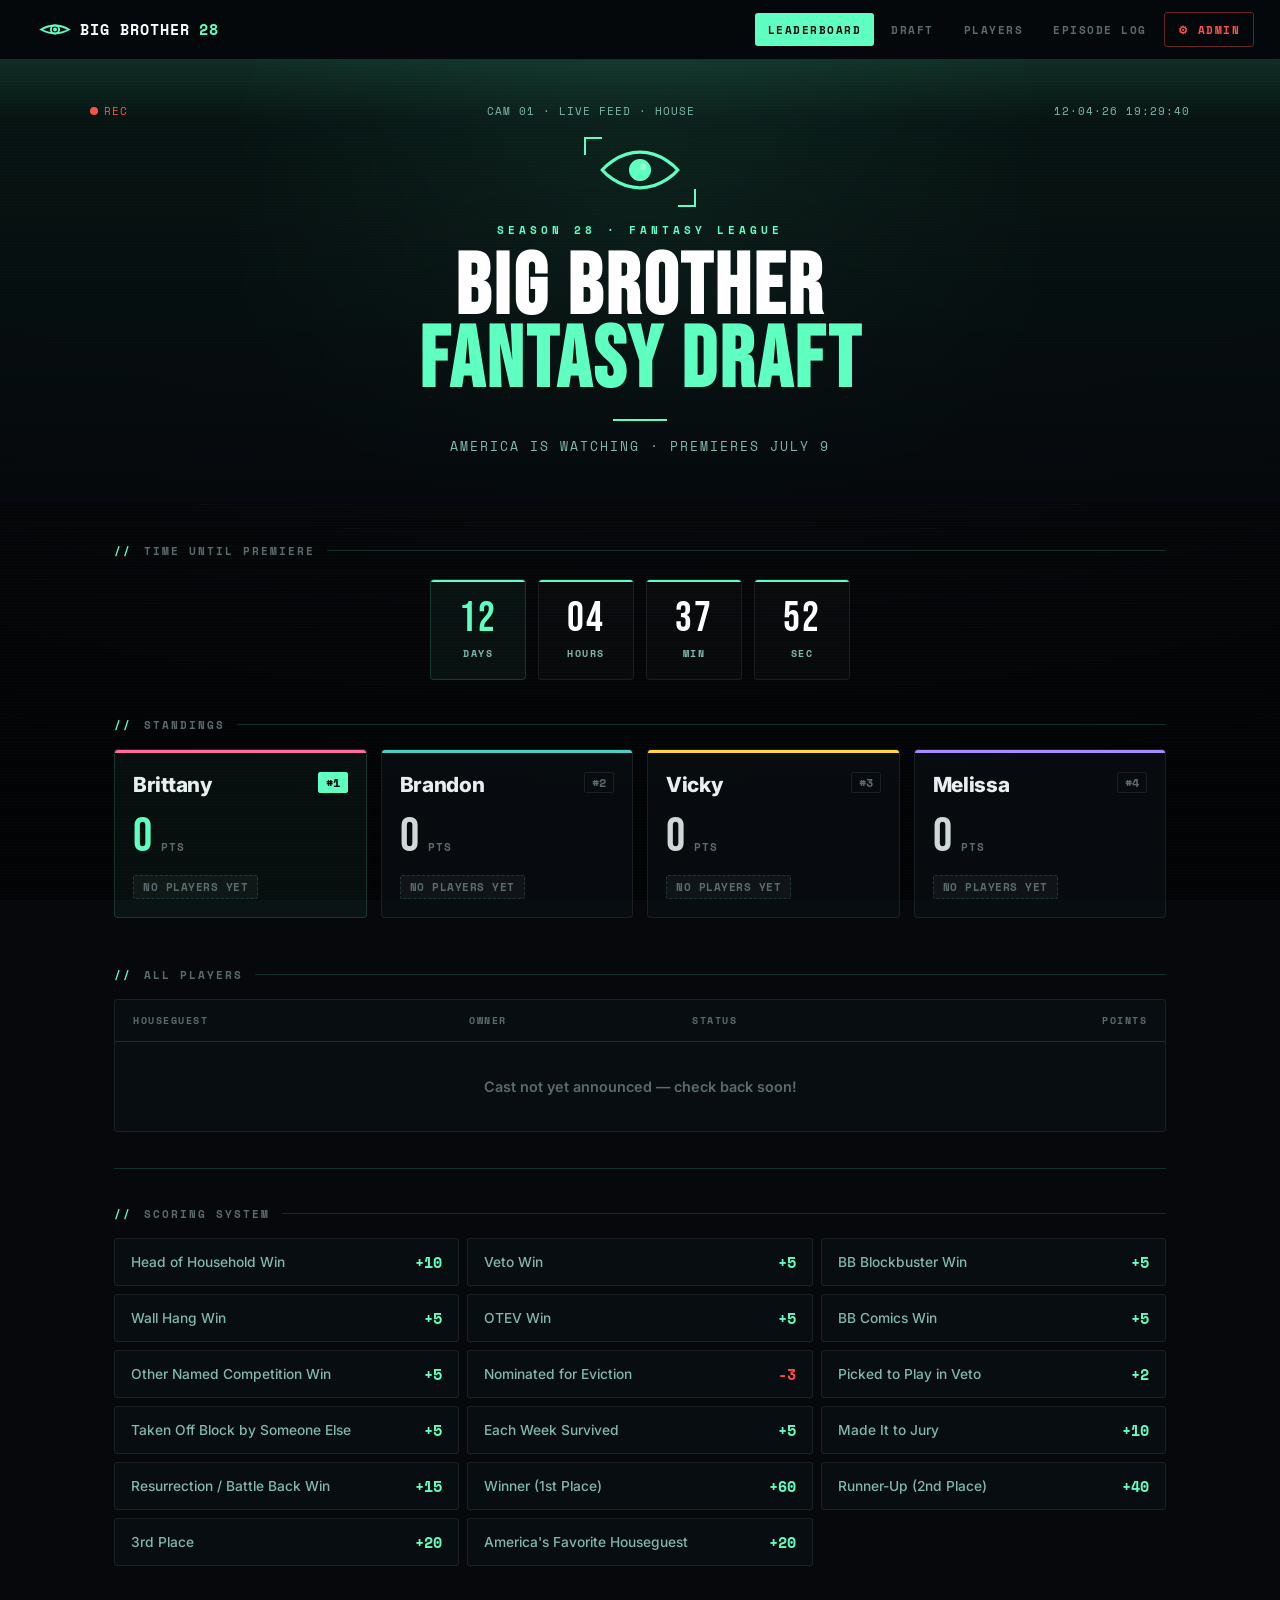
<file: design-extract/bb28-theme/index.html>
<!DOCTYPE html>
<html lang="en">
<head>
  <meta charset="UTF-8">
  <meta name="viewport" content="width=device-width, initial-scale=1.0">
  <title>BB28 — Live Feed theme preview</title>
  <link rel="stylesheet" href="style.css">
</head>
<body>
  <nav>
    <a class="nav-logo" href="#">BIG BROTHER<span style="color:#5fffc2"> 28</span></a>
    <a href="#" class="active">Leaderboard</a>
    <a href="#">Draft</a>
    <a href="#">Players</a>
    <a href="#">Episode Log</a>
    <a href="#" class="admin-link">⚙ Admin</a>
  </nav>

  <div class="hero">
    <div class="hero-hud">
      <span class="rec"><i></i>REC</span>
      <span>CAM 01 · LIVE FEED · HOUSE</span>
      <span id="hud-clock">07·09·26  20:00:14</span>
    </div>
    <div class="bb-eye">
      <svg viewBox="0 0 80 46" fill="none" xmlns="http://www.w3.org/2000/svg">
        <path d="M4 23C4 23 18 6 40 6C62 6 76 23 76 23C76 23 62 40 40 40C18 40 4 23 4 23Z" stroke="url(#eyeGrad)" stroke-width="3" fill="none"/>
        <circle cx="40" cy="23" r="10" fill="url(#eyeGrad)"/>
        <circle cx="43" cy="20" r="3" fill="rgba(255,255,255,0.35)"/>
        <defs><linearGradient id="eyeGrad" x1="4" y1="23" x2="76" y2="23" gradientUnits="userSpaceOnUse"><stop offset="0%" stop-color="#0077cc"/><stop offset="50%" stop-color="#00aaee"/><stop offset="100%" stop-color="#55ddff"/></linearGradient></defs>
      </svg>
    </div>
    <span class="hero-eyebrow">Season 28 · Fantasy League</span>
    <h1 class="hero-title"><span class="bb">Big Brother</span><br><span class="fantasy">Fantasy Draft</span></h1>
    <div class="hero-divider"></div>
    <p class="hero-sub">America Is Watching · Premieres July 9</p>
  </div>

  <main class="inner">
    <p class="section-label" style="justify-content:center;">Time Until Premiere</p>
    <div class="countdown">
      <div class="countdown-unit"><div class="countdown-num">12</div><div class="countdown-label">Days</div></div>
      <div class="countdown-unit"><div class="countdown-num">04</div><div class="countdown-label">Hours</div></div>
      <div class="countdown-unit"><div class="countdown-num">37</div><div class="countdown-label">Min</div></div>
      <div class="countdown-unit"><div class="countdown-num">52</div><div class="countdown-label">Sec</div></div>
    </div>

    <div class="section-label">Standings</div>
    <div class="owner-grid">
      <div class="owner-card rank-1" style="--owner-color:#ff6b9d">
        <div class="owner-card-top"><div><div class="owner-name">Brittany</div></div><div class="owner-rank-badge">#1</div></div>
        <div class="owner-score">0<span> pts</span></div>
        <div class="owner-players"><span class="player-pill">No players yet</span></div>
      </div>
      <div class="owner-card rank-2" style="--owner-color:#4ecdc4">
        <div class="owner-card-top"><div><div class="owner-name">Brandon</div></div><div class="owner-rank-badge">#2</div></div>
        <div class="owner-score">0<span> pts</span></div>
        <div class="owner-players"><span class="player-pill">No players yet</span></div>
      </div>
      <div class="owner-card rank-3" style="--owner-color:#ffd93d">
        <div class="owner-card-top"><div><div class="owner-name">Vicky</div></div><div class="owner-rank-badge">#3</div></div>
        <div class="owner-score">0<span> pts</span></div>
        <div class="owner-players"><span class="player-pill">No players yet</span></div>
      </div>
      <div class="owner-card rank-4" style="--owner-color:#a78bfa">
        <div class="owner-card-top"><div><div class="owner-name">Melissa</div></div><div class="owner-rank-badge">#4</div></div>
        <div class="owner-score">0<span> pts</span></div>
        <div class="owner-players"><span class="player-pill">No players yet</span></div>
      </div>
    </div>

    <div class="section-label">All Players</div>
    <div class="card hg-table-wrap" style="padding:0;">
      <table>
        <thead><tr><th>Houseguest</th><th>Owner</th><th>Status</th><th style="text-align:right">Points</th></tr></thead>
        <tbody>
          <tr><td colspan="4" style="text-align:center;padding:36px;color:var(--muted);font-weight:600;">Cast not yet announced — check back soon!</td></tr>
        </tbody>
      </table>
    </div>

    <div class="divider"></div>

    <div class="section-label">Scoring System</div>
    <div class="scoring-grid">
      <div class="scoring-row"><span class="scoring-label">Head of Household Win</span><span class="scoring-pts pts-pos">+10</span></div>
      <div class="scoring-row"><span class="scoring-label">Veto Win</span><span class="scoring-pts pts-pos">+5</span></div>
      <div class="scoring-row"><span class="scoring-label">BB Blockbuster Win</span><span class="scoring-pts pts-pos">+5</span></div>
      <div class="scoring-row"><span class="scoring-label">Wall Hang Win</span><span class="scoring-pts pts-pos">+5</span></div>
      <div class="scoring-row"><span class="scoring-label">OTEV Win</span><span class="scoring-pts pts-pos">+5</span></div>
      <div class="scoring-row"><span class="scoring-label">BB Comics Win</span><span class="scoring-pts pts-pos">+5</span></div>
      <div class="scoring-row"><span class="scoring-label">Other Named Competition Win</span><span class="scoring-pts pts-pos">+5</span></div>
      <div class="scoring-row"><span class="scoring-label">Nominated for Eviction</span><span class="scoring-pts pts-neg">-3</span></div>
      <div class="scoring-row"><span class="scoring-label">Picked to Play in Veto</span><span class="scoring-pts pts-pos">+2</span></div>
      <div class="scoring-row"><span class="scoring-label">Taken Off Block by Someone Else</span><span class="scoring-pts pts-pos">+5</span></div>
      <div class="scoring-row"><span class="scoring-label">Each Week Survived</span><span class="scoring-pts pts-pos">+5</span></div>
      <div class="scoring-row"><span class="scoring-label">Made It to Jury</span><span class="scoring-pts pts-pos">+10</span></div>
      <div class="scoring-row"><span class="scoring-label">Resurrection / Battle Back Win</span><span class="scoring-pts pts-pos">+15</span></div>
      <div class="scoring-row"><span class="scoring-label">Winner (1st Place)</span><span class="scoring-pts pts-pos">+60</span></div>
      <div class="scoring-row"><span class="scoring-label">Runner-Up (2nd Place)</span><span class="scoring-pts pts-pos">+40</span></div>
      <div class="scoring-row"><span class="scoring-label">3rd Place</span><span class="scoring-pts pts-pos">+20</span></div>
      <div class="scoring-row"><span class="scoring-label">America's Favorite Houseguest</span><span class="scoring-pts pts-pos">+20</span></div>
    </div>
  </main>

  <script>
    setInterval(() => {
      const el = document.getElementById('hud-clock');
      if (!el) return;
      const d = new Date(), p = n => String(n).padStart(2,'0');
      el.textContent = `${p(d.getMonth()+1)}·${p(d.getDate())}·${String(d.getFullYear()).slice(2)}  ${p(d.getHours())}:${p(d.getMinutes())}:${p(d.getSeconds())}`;
    }, 1000);
  </script>
</body>
</html>
</file>
<file: design-extract/bb28-theme/style.css>
@import url('https://fonts.googleapis.com/css2?family=Bebas+Neue&family=Inter:wght@400;500;600;700;800;900&family=Space+Mono:wght@400;700&display=swap');

/* ════════════════════════════════════════════════════════════════
   BB28 FANTASY LEAGUE — "LIVE FEED" SURVEILLANCE THEME
   Drop-in replacement for style.css. Uses your existing class names,
   so index.html / app.js need no changes. Optional surveillance
   flourishes (HUD bar, corner brackets) are noted in the README.
   ════════════════════════════════════════════════════════════════ */

:root {
  --bg:       #06080b;
  --bg2:      #0a0e14;
  --surface:  rgba(10,16,20,0.72);
  --surface2: rgba(16,24,28,0.85);
  --surface3: rgba(20,30,34,0.92);
  --border:   rgba(95,255,194,0.16);
  --border-lt:rgba(255,255,255,0.08);

  --mint:     #5fffc2;   /* primary signal green */
  --mint-dim: #7fb9ad;   /* secondary mint text */
  --teal:     #4ecdc4;
  --rec:      #ff5147;   /* REC red / negatives */
  --gold:     #ffd93d;   /* winner / 1st place */
  --violet:   #a78bfa;

  --text:     #e9eef0;
  --muted:    #5a6b6e;

  --radius:   4px;
  --nav-h:    60px;

  --mono:  'Space Mono', ui-monospace, monospace;
  --disp:  'Bebas Neue', sans-serif;
  --grad:  linear-gradient(135deg, #34d99e 0%, #5fffc2 55%, #a9ffe0 100%);
}

* { box-sizing: border-box; margin: 0; padding: 0; }

body {
  font-family: 'Inter', system-ui, sans-serif;
  color: var(--text);
  min-height: 100vh;
  padding-top: var(--nav-h);
  background-color: var(--bg);
  position: relative;
}

/* Global scanline + vignette overlays (no markup needed) */
body::before {
  content: '';
  position: fixed; inset: 0; z-index: 1; pointer-events: none;
  background-image: repeating-linear-gradient(rgba(255,255,255,0.022) 0 1px, transparent 1px 3px);
}
body::after {
  content: '';
  position: fixed; inset: 0; z-index: 1; pointer-events: none;
  background: radial-gradient(130% 90% at 50% 0%, transparent 55%, rgba(0,0,0,0.55) 100%);
}
/* keep real content above the overlays */
nav, .hero, main, footer { position: relative; z-index: 5; }

@keyframes bb-blink { 0%,49%{opacity:1} 50%,100%{opacity:0.18} }
@keyframes bb-scan  { 0%{transform:translateY(-20px)} 100%{transform:translateY(620px)} }
@keyframes bb-glow  {
  0%,100% { filter: drop-shadow(0 0 5px rgba(95,255,194,0.5)) drop-shadow(0 0 16px rgba(95,255,194,0.35)); }
  50%     { filter: drop-shadow(0 0 9px rgba(95,255,194,0.7)) drop-shadow(0 0 30px rgba(95,255,194,0.5)); }
}
@keyframes bb-flicker { 0%,100%{opacity:1} 92%{opacity:1} 93%{opacity:0.55} 95%{opacity:1} }

/* ── NAV ── */
nav {
  position: fixed;
  top: 0; left: 0; right: 0;
  height: var(--nav-h);
  background: rgba(6,9,13,0.92);
  backdrop-filter: blur(14px);
  -webkit-backdrop-filter: blur(14px);
  border-bottom: 1px solid var(--border);
  display: flex;
  align-items: center;
  padding: 0 26px;
  gap: 4px;
  z-index: 100;
}

.nav-logo {
  font-family: var(--mono);
  font-weight: 700;
  font-size: 0.95rem;
  letter-spacing: 1px;
  color: #fff;
  text-decoration: none;
  margin-right: auto;
  line-height: 1;
  display: flex;
  align-items: center;
  gap: 9px;
}
/* inline eye before the wordmark */
.nav-logo::before {
  content: '';
  width: 32px; height: 19px;
  background: var(--mint);
  -webkit-mask: url("data:image/svg+xml,%3Csvg xmlns='http://www.w3.org/2000/svg' viewBox='0 0 100 60'%3E%3Cpath d='M6 30 Q50 5 94 30 Q50 55 6 30 Z' fill='none' stroke='black' stroke-width='6'/%3E%3Ccircle cx='50' cy='30' r='13' fill='none' stroke='black' stroke-width='6'/%3E%3Ccircle cx='50' cy='30' r='6' fill='black'/%3E%3C/svg%3E") center/contain no-repeat;
  mask: url("data:image/svg+xml,%3Csvg xmlns='http://www.w3.org/2000/svg' viewBox='0 0 100 60'%3E%3Cpath d='M6 30 Q50 5 94 30 Q50 55 6 30 Z' fill='none' stroke='black' stroke-width='6'/%3E%3Ccircle cx='50' cy='30' r='13' fill='none' stroke='black' stroke-width='6'/%3E%3Ccircle cx='50' cy='30' r='6' fill='black'/%3E%3C/svg%3E") center/contain no-repeat;
  animation: bb-glow 3.4s ease-in-out infinite;
}
/* turn the season number mint — wrap "28" in a span if you want, else it stays white */

nav a {
  color: var(--muted);
  text-decoration: none;
  font-family: var(--mono);
  font-size: 0.7rem;
  font-weight: 700;
  padding: 8px 13px;
  border-radius: 3px;
  transition: all 0.18s;
  text-transform: uppercase;
  letter-spacing: 1.5px;
}

nav a:hover { color: var(--text); }

nav a.active {
  color: var(--bg);
  background: var(--mint);
}

nav a.admin-link {
  color: var(--rec);
  border: 1px solid rgba(255,81,71,0.4);
}
nav a.admin-link:hover { background: rgba(255,81,71,0.12); color: var(--rec); }

/* ── HERO ── */
.hero {
  position: relative;
  overflow: hidden;
  padding: 42px 28px 46px;
  text-align: center;
  background:
    linear-gradient(rgba(8,40,30,0.42), rgba(6,9,13,0.96)),
    radial-gradient(circle at 50% 36%, rgba(95,255,194,0.14), transparent 60%);
}
/* optional cam-feed photo behind the hero — add the image back if you like:
   .hero { background-image: linear-gradient(...), url('pool-bg.jpg'); background-size: cover; }
   and add: filter via the ::before below */
.hero::before {
  content: '';
  position: absolute; left: 0; right: 0; top: 0; height: 60px;
  background: linear-gradient(rgba(95,255,194,0.10), transparent);
  animation: bb-scan 6s linear infinite;
  pointer-events: none;
}
.hero > * { position: relative; z-index: 1; }

/* optional HUD bar (REC · CAM · timestamp) — see README */
.hero-hud {
  max-width: 1100px;
  margin: 0 auto 26px;
  display: flex;
  justify-content: space-between;
  align-items: center;
  font-family: var(--mono);
  font-size: 0.7rem;
  letter-spacing: 1px;
  color: var(--mint-dim);
}
.hero-hud .rec { color: var(--rec); display: flex; align-items: center; gap: 6px; }
.hero-hud .rec i {
  width: 8px; height: 8px; border-radius: 50%;
  background: var(--rec); display: inline-block;
  animation: bb-blink 1.4s infinite;
}

.hero-eyebrow {
  font-family: var(--mono);
  font-size: 0.7rem;
  font-weight: 700;
  letter-spacing: 4px;
  text-transform: uppercase;
  color: var(--mint);
  margin-bottom: 14px;
  display: block;
}

.hero-title {
  font-family: var(--disp);
  font-size: clamp(2.6rem, 7vw, 5.4rem);
  letter-spacing: 3px;
  line-height: 0.84;
  margin-bottom: 0;
}
.hero-title .bb { color: #fff; }
.hero-title .fantasy {
  color: var(--mint);
  animation: bb-flicker 5s infinite;
}

.hero-divider {
  width: 54px;
  height: 2px;
  background: var(--mint);
  margin: 22px auto 16px;
  border-radius: 0;
}

.hero-sub {
  font-family: var(--mono);
  color: var(--mint-dim);
  font-size: 0.8rem;
  font-weight: 400;
  letter-spacing: 2px;
  text-transform: uppercase;
}

/* ── EYE LOGO (hero) ── */
.bb-eye { display: inline-block; margin-bottom: 22px; position: relative; }
.bb-eye svg {
  width: 84px;
  height: 50px;
  animation: bb-glow 3.5s ease-in-out infinite;
}
/* recolor the old gradient eye to mint without touching the SVG markup */
.bb-eye svg path[stroke^="url"],
.bb-eye svg circle[fill^="url"] { stroke: var(--mint) !important; }
.bb-eye svg circle[fill^="url"] { fill: var(--mint) !important; }
/* corner brackets around the hero eye */
.bb-eye::before, .bb-eye::after {
  content: ''; position: absolute; width: 16px; height: 16px; pointer-events: none;
}
.bb-eye::before { top: -8px; left: -14px; border-top: 2px solid var(--mint); border-left: 2px solid var(--mint); }
.bb-eye::after  { bottom: -8px; right: -14px; border-bottom: 2px solid var(--mint); border-right: 2px solid var(--mint); }

/* ── LAYOUT ── */
main.inner { max-width: 1100px; margin: 0 auto; padding: 40px 24px; }

.page-title {
  font-family: var(--disp);
  font-size: 2.8rem;
  letter-spacing: 2px;
  margin-bottom: 6px;
}
.page-subtitle {
  font-family: var(--mono);
  color: var(--muted);
  font-size: 0.78rem;
  letter-spacing: 1px;
  text-transform: uppercase;
  margin-bottom: 32px;
}

.section-label {
  font-family: var(--mono);
  font-size: 0.7rem;
  font-weight: 700;
  text-transform: uppercase;
  letter-spacing: 2px;
  color: var(--muted);
  margin-bottom: 16px;
  display: flex;
  align-items: center;
  gap: 12px;
}
.section-label::before { content: '// '; color: var(--mint); }
.section-label::after {
  content: '';
  flex: 1;
  height: 1px;
  background: var(--border);
}

/* ── OWNER CARDS ── */
.owner-grid {
  display: grid;
  grid-template-columns: repeat(auto-fill, minmax(230px, 1fr));
  gap: 14px;
  margin-bottom: 48px;
}

.owner-card {
  background: var(--surface);
  border: 1px solid var(--border-lt);
  border-radius: var(--radius);
  padding: 22px 18px 18px;
  position: relative;
  overflow: hidden;
  transition: transform 0.18s, box-shadow 0.18s, border-color 0.18s;
}
.owner-card:hover {
  transform: translateY(-3px);
  border-color: var(--border);
  box-shadow: 0 10px 34px rgba(0,0,0,0.5);
}

.owner-card.rank-1 {
  background: rgba(95,255,194,0.05);
  border-color: var(--border);
}

.owner-card::before {
  content: '';
  position: absolute;
  top: 0; left: 0; right: 0;
  height: 3px;
  background: var(--owner-color, var(--mint));
}

.owner-card-top {
  display: flex;
  align-items: flex-start;
  justify-content: space-between;
  margin-bottom: 14px;
}

.owner-rank-badge {
  font-family: var(--mono);
  font-size: 0.72rem;
  font-weight: 700;
  line-height: 1;
  color: var(--muted);
  border: 1px solid var(--border-lt);
  padding: 4px 7px;
  border-radius: 2px;
}
.rank-1 .owner-rank-badge { color: var(--bg); background: var(--mint); border-color: var(--mint); }

.owner-name {
  font-size: 1.3rem;
  font-weight: 800;
  letter-spacing: -0.3px;
  margin-bottom: 2px;
}

.owner-score {
  font-family: var(--disp);
  font-size: 3rem;
  letter-spacing: 1px;
  color: var(--mint);
  line-height: 1;
  margin-bottom: 14px;
}
.rank-2 .owner-score, .rank-3 .owner-score, .rank-4 .owner-score { color: #cfd8d6; }
.owner-score span {
  font-family: var(--mono);
  font-size: 0.7rem;
  font-weight: 700;
  letter-spacing: 1px;
  color: var(--muted);
  text-transform: uppercase;
}

.owner-players { display: flex; flex-wrap: wrap; gap: 5px; }

.player-pill {
  font-family: var(--mono);
  font-size: 0.66rem;
  font-weight: 700;
  padding: 3px 9px;
  border-radius: 2px;
  background: rgba(255,255,255,0.04);
  color: var(--mint-dim);
  border: 1px solid var(--border);
  white-space: nowrap;
  letter-spacing: 0.5px;
}
/* the "No players yet" pill reads as awaiting-signal */
.owner-players .player-pill:only-child { color: var(--muted); border-style: dashed; text-transform: uppercase; }
.player-pill.evicted { text-decoration: line-through; opacity: 0.35; }

/* ── TABLE ── */
.hg-table-wrap { overflow-x: auto; }

table { width: 100%; border-collapse: collapse; font-size: 0.9rem; }

th {
  text-align: left;
  padding: 13px 18px;
  color: var(--muted);
  font-family: var(--mono);
  font-size: 0.62rem;
  text-transform: uppercase;
  letter-spacing: 1.5px;
  border-bottom: 1px solid var(--border);
  font-weight: 700;
}

td { padding: 14px 18px; border-bottom: 1px solid rgba(95,255,194,0.06); }
tr:last-child td { border-bottom: none; }
tr:hover td { background: rgba(95,255,194,0.03); }

.owner-dot {
  display: inline-block;
  width: 8px; height: 8px;
  border-radius: 50%;
  margin-right: 7px;
  flex-shrink: 0;
}

.status-badge {
  font-family: var(--mono);
  font-size: 0.6rem;
  font-weight: 700;
  padding: 3px 8px;
  border-radius: 2px;
  text-transform: uppercase;
  letter-spacing: 1px;
}
.status-active  { background: rgba(95,255,194,0.12); color: var(--mint); }
.status-evicted { background: rgba(255,81,71,0.12);  color: var(--rec); }
.status-jury    { background: rgba(167,139,250,0.14);color: var(--violet); }
.status-winner  { background: rgba(255,217,61,0.18); color: var(--gold); }

.pts-pos  { color: var(--mint); font-weight: 800; font-family: var(--mono); }
.pts-neg  { color: var(--rec);  font-weight: 800; font-family: var(--mono); }
.pts-zero { color: var(--muted); font-family: var(--mono); }

/* ── PLAYER CARDS ── */
.players-grid {
  display: grid;
  grid-template-columns: repeat(auto-fill, minmax(175px, 1fr));
  gap: 16px;
}

.hg-card {
  background: var(--surface);
  border: 1px solid var(--border-lt);
  border-radius: var(--radius);
  overflow: hidden;
  transition: transform 0.18s, box-shadow 0.18s, border-color 0.18s;
  position: relative;
  cursor: pointer;
}
.hg-card:hover {
  transform: translateY(-4px);
  box-shadow: 0 14px 38px rgba(0,0,0,0.55);
  border-color: var(--border);
}
.hg-card.evicted { opacity: 0.45; }

.hg-photo {
  width: 100%;
  aspect-ratio: 3/4;
  background: var(--surface2);
  display: flex;
  align-items: center;
  justify-content: center;
  font-size: 3.5rem;
  color: var(--muted);
  position: relative;
  overflow: hidden;
}
.hg-photo img { width: 100%; height: 100%; object-fit: cover; filter: grayscale(0.3) contrast(1.05); }
/* corner brackets on each surveillance portrait */
.hg-photo::before, .hg-photo::after {
  content: ''; position: absolute; width: 14px; height: 14px; z-index: 2; pointer-events: none;
}
.hg-photo::before { top: 8px; left: 8px; border-top: 2px solid var(--mint); border-left: 2px solid var(--mint); }
.hg-photo::after  { bottom: 8px; right: 8px; border-bottom: 2px solid var(--mint); border-right: 2px solid var(--mint); }

.hg-owner-bar { height: 3px; }
.hg-info { padding: 14px 12px; }
.hg-name { font-weight: 800; font-size: 0.95rem; margin-bottom: 2px; letter-spacing: -0.2px; }
.hg-meta { font-family: var(--mono); font-size: 0.66rem; color: var(--muted); margin-bottom: 10px; text-transform: uppercase; letter-spacing: 0.5px; }

.hg-points {
  font-family: var(--disp);
  font-size: 1.9rem;
  letter-spacing: 1px;
  color: var(--mint);
  line-height: 1;
}
.hg-points-label { font-family: var(--mono); font-size: 0.62rem; color: var(--muted); font-weight: 700; margin-top: 1px; text-transform: uppercase; letter-spacing: 1px; }
.hg-card .status-badge { position: absolute; top: 8px; right: 8px; z-index: 3; }

/* ── EPISODE LOG ── */
.episode-block {
  background: var(--surface);
  border: 1px solid var(--border-lt);
  border-radius: var(--radius);
  margin-bottom: 12px;
  overflow: hidden;
}
.episode-header {
  padding: 16px 20px;
  display: flex;
  align-items: center;
  gap: 14px;
  cursor: pointer;
  user-select: none;
  transition: background 0.15s;
}
.episode-header:hover { background: var(--surface2); }

.episode-week {
  font-family: var(--mono);
  font-size: 0.72rem;
  font-weight: 700;
  letter-spacing: 1px;
  color: var(--mint);
  background: rgba(95,255,194,0.08);
  border: 1px solid var(--border);
  padding: 5px 12px;
  border-radius: 2px;
  white-space: nowrap;
  text-transform: uppercase;
}
.episode-date { font-family: var(--mono); color: var(--muted); font-size: 0.78rem; letter-spacing: 0.5px; }
.episode-chevron { margin-left: auto; color: var(--muted); transition: transform 0.2s; font-size: 0.8rem; }
.episode-block.open .episode-chevron { transform: rotate(180deg); }

.episode-events { display: none; padding: 0 20px 16px; border-top: 1px solid var(--border); }
.episode-block.open .episode-events { display: block; }

.event-row {
  display: flex;
  align-items: center;
  gap: 12px;
  padding: 10px 0;
  border-bottom: 1px solid rgba(95,255,194,0.05);
  font-size: 0.88rem;
}
.event-row:last-child { border-bottom: none; }

.event-type {
  font-family: var(--mono);
  font-size: 0.6rem;
  font-weight: 700;
  padding: 3px 8px;
  border-radius: 2px;
  text-transform: uppercase;
  letter-spacing: 1px;
  white-space: nowrap;
  background: var(--surface2);
  color: var(--muted);
}
.event-type.hoh          { background: rgba(255,217,61,0.15);  color: var(--gold); }
.event-type.veto         { background: rgba(78,205,196,0.15);  color: var(--teal); }
.event-type.nominated    { background: rgba(255,81,71,0.12);   color: var(--rec); }
.event-type.evicted      { background: rgba(255,81,71,0.18);   color: var(--rec); }
.event-type.resurrection { background: rgba(167,139,250,0.18); color: var(--violet); }
.event-type.jury         { background: rgba(167,139,250,0.15); color: var(--violet); }
.event-type.winner       { background: rgba(255,217,61,0.22);  color: var(--gold); }

.event-name { font-weight: 600; }
.event-owner { color: var(--muted); font-size: 0.8rem; }
.event-pts { margin-left: auto; font-weight: 800; white-space: nowrap; font-size: 0.95rem; font-family: var(--mono); }

/* ── DRAFT ── */
.draft-container { max-width: 820px; margin: 0 auto; }

.draft-status-bar {
  background: var(--surface);
  border: 1px solid var(--border-lt);
  border-radius: var(--radius);
  padding: 20px 24px;
  margin-bottom: 20px;
  display: flex;
  align-items: center;
  gap: 16px;
  flex-wrap: wrap;
}
.draft-turn { font-size: 1.15rem; font-weight: 800; }

.draft-round-badge {
  font-family: var(--mono);
  font-size: 0.66rem;
  font-weight: 700;
  padding: 6px 13px;
  border-radius: 2px;
  background: rgba(95,255,194,0.1);
  border: 1px solid var(--border);
  color: var(--mint);
  text-transform: uppercase;
  letter-spacing: 1px;
}
.draft-progress { margin-left: auto; font-family: var(--mono); color: var(--muted); font-size: 0.78rem; font-weight: 700; letter-spacing: 0.5px; }

.draft-order-row { display: flex; gap: 10px; margin-bottom: 24px; flex-wrap: wrap; }
.draft-order-card {
  flex: 1;
  min-width: 120px;
  background: var(--surface);
  border: 1px solid var(--border-lt);
  border-radius: var(--radius);
  padding: 14px 12px;
  text-align: center;
  transition: all 0.18s;
}
.draft-order-card.current {
  border-color: var(--mint);
  box-shadow: 0 0 18px rgba(95,255,194,0.16);
}
.draft-order-num { font-family: var(--mono); font-size: 0.6rem; color: var(--muted); margin-bottom: 5px; text-transform: uppercase; letter-spacing: 1px; font-weight: 700; }
.draft-order-name { font-weight: 800; font-size: 1rem; }
.draft-picks-count { font-family: var(--mono); font-size: 0.66rem; color: var(--muted); margin-top: 3px; font-weight: 700; }

.available-grid {
  display: grid;
  grid-template-columns: repeat(auto-fill, minmax(140px, 1fr));
  gap: 12px;
}

.draft-hg-card {
  background: var(--surface);
  border: 1px solid var(--border-lt);
  border-radius: var(--radius);
  padding: 16px 12px;
  text-align: center;
  cursor: pointer;
  transition: all 0.15s;
}
.draft-hg-card:hover {
  border-color: var(--mint);
  background: var(--surface2);
  transform: translateY(-2px);
  box-shadow: 0 6px 22px rgba(95,255,194,0.14);
}
.draft-hg-card.picked { opacity: 0.28; cursor: default; pointer-events: none; }

.draft-hg-avatar {
  width: 56px; height: 56px;
  border-radius: 50%;
  background: var(--surface2);
  margin: 0 auto 8px;
  display: flex;
  align-items: center;
  justify-content: center;
  font-size: 1.5rem;
  overflow: hidden;
  border: 2px solid var(--border);
}
.draft-hg-avatar img { width: 100%; height: 100%; object-fit: cover; border-radius: 50%; }
.draft-hg-name { font-weight: 800; font-size: 0.88rem; margin-bottom: 2px; }
.draft-hg-meta { font-family: var(--mono); font-size: 0.64rem; color: var(--muted); text-transform: uppercase; letter-spacing: 0.5px; }

.draft-picked-by {
  font-family: var(--mono);
  font-size: 0.62rem;
  font-weight: 700;
  padding: 2px 7px;
  border-radius: 2px;
  margin-top: 6px;
  display: inline-block;
  letter-spacing: 0.3px;
}

/* ── WHEEL ── */
.wheel-section { text-align: center; padding: 32px 0; }
#wheelCanvas, #previewWheelCanvas {
  border-radius: 50%;
  box-shadow: 0 0 60px rgba(95,255,194,0.25), 0 0 120px rgba(95,255,194,0.08);
}
.wheel-pointer { font-size: 2rem; margin-bottom: -10px; display: block; color: var(--mint); }

.spin-btn {
  margin-top: 24px;
  padding: 14px 44px;
  font-family: var(--mono);
  font-size: 0.8rem;
  font-weight: 700;
  text-transform: uppercase;
  letter-spacing: 2px;
  background: var(--mint);
  color: var(--bg);
  border: none;
  border-radius: 3px;
  cursor: pointer;
  transition: opacity 0.2s, transform 0.1s, box-shadow 0.2s;
  box-shadow: 0 0 24px rgba(95,255,194,0.4);
}
.spin-btn:hover { box-shadow: 0 0 34px rgba(95,255,194,0.6); transform: scale(1.03); }
.spin-btn:disabled { opacity: 0.35; cursor: not-allowed; transform: none; box-shadow: none; }

.wheel-result {
  margin-top: 20px;
  font-size: 1.2rem;
  font-weight: 800;
  color: var(--mint);
  min-height: 32px;
  letter-spacing: 0.3px;
}

/* ── ADMIN ── */
.admin-login { max-width: 400px; margin: 80px auto; text-align: center; }
.admin-login h2 { font-family: var(--disp); font-size: 2.2rem; letter-spacing: 2px; margin-bottom: 8px; }
.admin-login p { font-family: var(--mono); color: var(--muted); margin-bottom: 24px; font-size: 0.8rem; letter-spacing: 0.5px; }

.input-group { display: flex; flex-direction: column; gap: 7px; margin-bottom: 14px; text-align: left; }
.input-group label {
  font-family: var(--mono);
  font-size: 0.64rem;
  font-weight: 700;
  color: var(--muted);
  text-transform: uppercase;
  letter-spacing: 1px;
}

input[type="text"], input[type="password"], input[type="number"], input[type="date"], select, textarea {
  background: var(--surface2);
  border: 1px solid var(--border-lt);
  border-radius: 3px;
  color: var(--text);
  font-size: 0.92rem;
  font-family: 'Inter', sans-serif;
  padding: 10px 14px;
  width: 100%;
  outline: none;
  transition: border-color 0.2s, box-shadow 0.2s;
}
input:focus, select:focus, textarea:focus {
  border-color: var(--mint);
  box-shadow: 0 0 0 3px rgba(95,255,194,0.1);
}

.btn {
  padding: 10px 20px;
  border-radius: 3px;
  border: none;
  font-family: var(--mono);
  font-size: 0.72rem;
  font-weight: 700;
  cursor: pointer;
  transition: all 0.15s;
  text-transform: uppercase;
  letter-spacing: 1px;
}
.btn-primary { background: var(--mint); color: var(--bg); box-shadow: 0 0 18px rgba(95,255,194,0.3); }
.btn-primary:hover { box-shadow: 0 0 26px rgba(95,255,194,0.5); transform: translateY(-1px); }
.btn-secondary { background: var(--surface2); color: var(--text); border: 1px solid var(--border-lt); }
.btn-secondary:hover { border-color: var(--border); }
.btn-danger { background: rgba(255,81,71,0.1); color: var(--rec); border: 1px solid rgba(255,81,71,0.25); }
.btn-danger:hover { background: rgba(255,81,71,0.2); }
.btn-sm { padding: 6px 12px; font-size: 0.64rem; }

.admin-section { margin-bottom: 40px; }
.admin-section h3 {
  font-family: var(--disp);
  font-size: 1.2rem;
  letter-spacing: 2px;
  color: var(--mint);
  margin-bottom: 16px;
  padding-bottom: 10px;
  border-bottom: 1px solid var(--border);
}

.form-row { display: flex; gap: 12px; flex-wrap: wrap; align-items: flex-end; }
.form-row .input-group { flex: 1; min-width: 130px; }

.alert { padding: 12px 16px; border-radius: 3px; font-size: 0.86rem; margin-bottom: 16px; font-weight: 600; }
.alert-success { background: rgba(95,255,194,0.1); color: var(--mint); border: 1px solid var(--border); }
.alert-error   { background: rgba(255,81,71,0.1); color: var(--rec); border: 1px solid rgba(255,81,71,0.2); }

.token-notice {
  background: rgba(95,255,194,0.05);
  border: 1px solid var(--border);
  border-radius: 3px;
  padding: 14px 18px;
  font-size: 0.84rem;
  color: var(--mint-dim);
  margin-bottom: 28px;
  line-height: 1.6;
}
.token-notice strong { color: var(--mint); }

/* ── CARD ── */
.card {
  background: var(--surface);
  border: 1px solid var(--border-lt);
  border-radius: var(--radius);
  padding: 24px;
}
.card-sm { padding: 16px; }

/* ── COUNTDOWN ── */
.countdown { display: flex; gap: 12px; justify-content: center; margin: 20px 0 36px; flex-wrap: wrap; }

.countdown-unit {
  text-align: center;
  background: rgba(255,255,255,0.02);
  border: 1px solid var(--border-lt);
  border-radius: var(--radius);
  padding: 18px 24px;
  min-width: 96px;
  position: relative;
  overflow: hidden;
}
.countdown-unit::before {
  content: '';
  position: absolute;
  top: 0; left: 0; right: 0;
  height: 2px;
  background: var(--mint);
}
/* first unit (days) glows as the live one */
.countdown-unit:first-child { background: rgba(95,255,194,0.05); border-color: var(--border); }

.countdown-num {
  font-family: var(--disp);
  font-size: 2.6rem;
  letter-spacing: 2px;
  color: #fff;
  line-height: 1;
}
.countdown-unit:first-child .countdown-num { color: var(--mint); }

.countdown-label {
  font-family: var(--mono);
  font-size: 0.62rem;
  font-weight: 700;
  color: var(--mint-dim);
  text-transform: uppercase;
  letter-spacing: 1.5px;
  margin-top: 6px;
}

/* ── SCORING GRID ── */
.scoring-grid {
  display: grid;
  grid-template-columns: repeat(auto-fill, minmax(265px, 1fr));
  gap: 8px;
}
.scoring-row {
  display: flex;
  justify-content: space-between;
  align-items: center;
  padding: 12px 16px;
  background: var(--surface);
  border: 1px solid var(--border-lt);
  border-radius: 3px;
  font-size: 0.86rem;
  transition: background 0.15s, border-color 0.15s;
}
.scoring-row:hover { background: var(--surface2); border-color: var(--border); }
.scoring-label { color: var(--mint-dim); font-weight: 500; }
.scoring-pts {
  font-family: var(--mono);
  font-weight: 700;
  font-size: 0.95rem;
  font-variant-numeric: tabular-nums;
  color: var(--mint);
}
.scoring-pts.pts-neg { color: var(--rec); }

/* ── EMPTY STATES ── */
.empty-state { text-align: center; padding: 70px 20px; color: var(--muted); }
.empty-state .icon { font-size: 3rem; margin-bottom: 16px; display: block; filter: grayscale(1) brightness(1.4); }
.empty-state h3 { font-family: var(--mono); font-size: 0.95rem; color: var(--mint); font-weight: 700; margin-bottom: 8px; letter-spacing: 2px; text-transform: uppercase; }
.empty-state p { font-size: 0.9rem; max-width: 340px; margin: 0 auto; line-height: 1.6; color: var(--mint-dim); }

/* ── MISC ── */
.divider { height: 1px; background: var(--border); margin: 36px 0; }
.text-gold  { color: var(--gold); }
.text-muted { color: var(--muted); }
.hidden { display: none !important; }

/* ── FILTER BUTTONS ── */
.filter-btn.active {
  background: rgba(95,255,194,0.12);
  border-color: var(--border);
  color: var(--mint);
}

/* ── RESPONSIVE ── */
@media (max-width: 640px) {
  .owner-grid { grid-template-columns: 1fr 1fr; }
  .players-grid { grid-template-columns: repeat(auto-fill, minmax(140px, 1fr)); }
  nav a:not(.active):not(.admin-link) { display: none; }
  .hero-title { font-size: 2.6rem; }
  .page-title { font-size: 2rem; }
}
</file>
